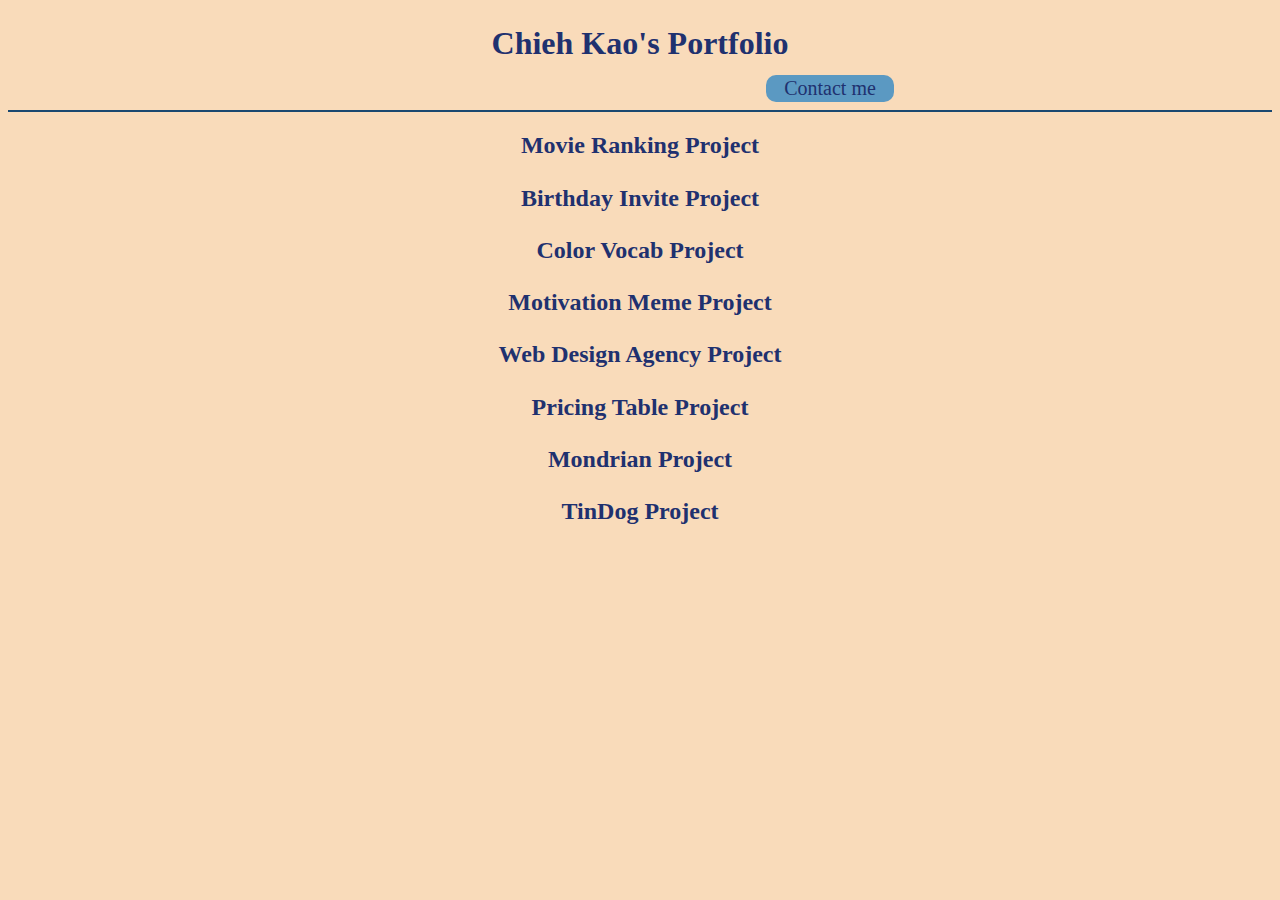
<file: index.html>
<!DOCTYPE HTML>
<html lang = "en">
<head>
    <meta charset = "UTF-8">
    <title>Chieh's Portfolio</title>
    <link rel="stylesheet" href="./style_index.css" />
</head>

<body>
    <h1>Chieh Kao's Portfolio</h1>
    <div id = "info">
        <!-- <h3><a href = "./public/about.html">About me</a></h3> -->
        <div class = "contact"><h3><a href = "./public/contact.html">Contact me</a></h3></div>
    </div>
    
    <hr />
    <div id = "projects">
        <div class = "movie"><h2><a href = "./public/movie-ranking.html">Movie Ranking Project</a></h2></div>
        <!-- <img src = "./assets/images/movie-ranking.png" height = "200"
        alt = "Movie ranking project"/> -->

        <div class = "birthday"><h2><a href = "./public/birthday-invite.html">Birthday Invite Project</a></h2></div>
        <!-- <img src = "./assets/images/birthday-invite.png" height = "200"
        alt = "Birthday invite project"/> -->

        <div class = "color"><h2><a href = "./public/color-vocab.html">Color Vocab Project</a></h2></div>

        <div class = "meme"><h2><a href = "./public/motivation-meme.html">Motivation Meme Project</a></h2></div>

        <div class = "web"><h2><a href = "./public/web-design-agency.html">Web Design Agency Project</a></h2></div>

        <div class = "pricing-table"><h2><a href = "./public/pricing-table.html">Pricing Table Project</a></h2></div>

        <div class = "mondrian"><h2><a href = "./public/mondrian.html">Mondrian Project</a></h2></div>

        <div class = "tindog"><h2><a href = "./public/tindog.html">TinDog Project</a></h2></div>
    </div>

</body>
</html>
</file>
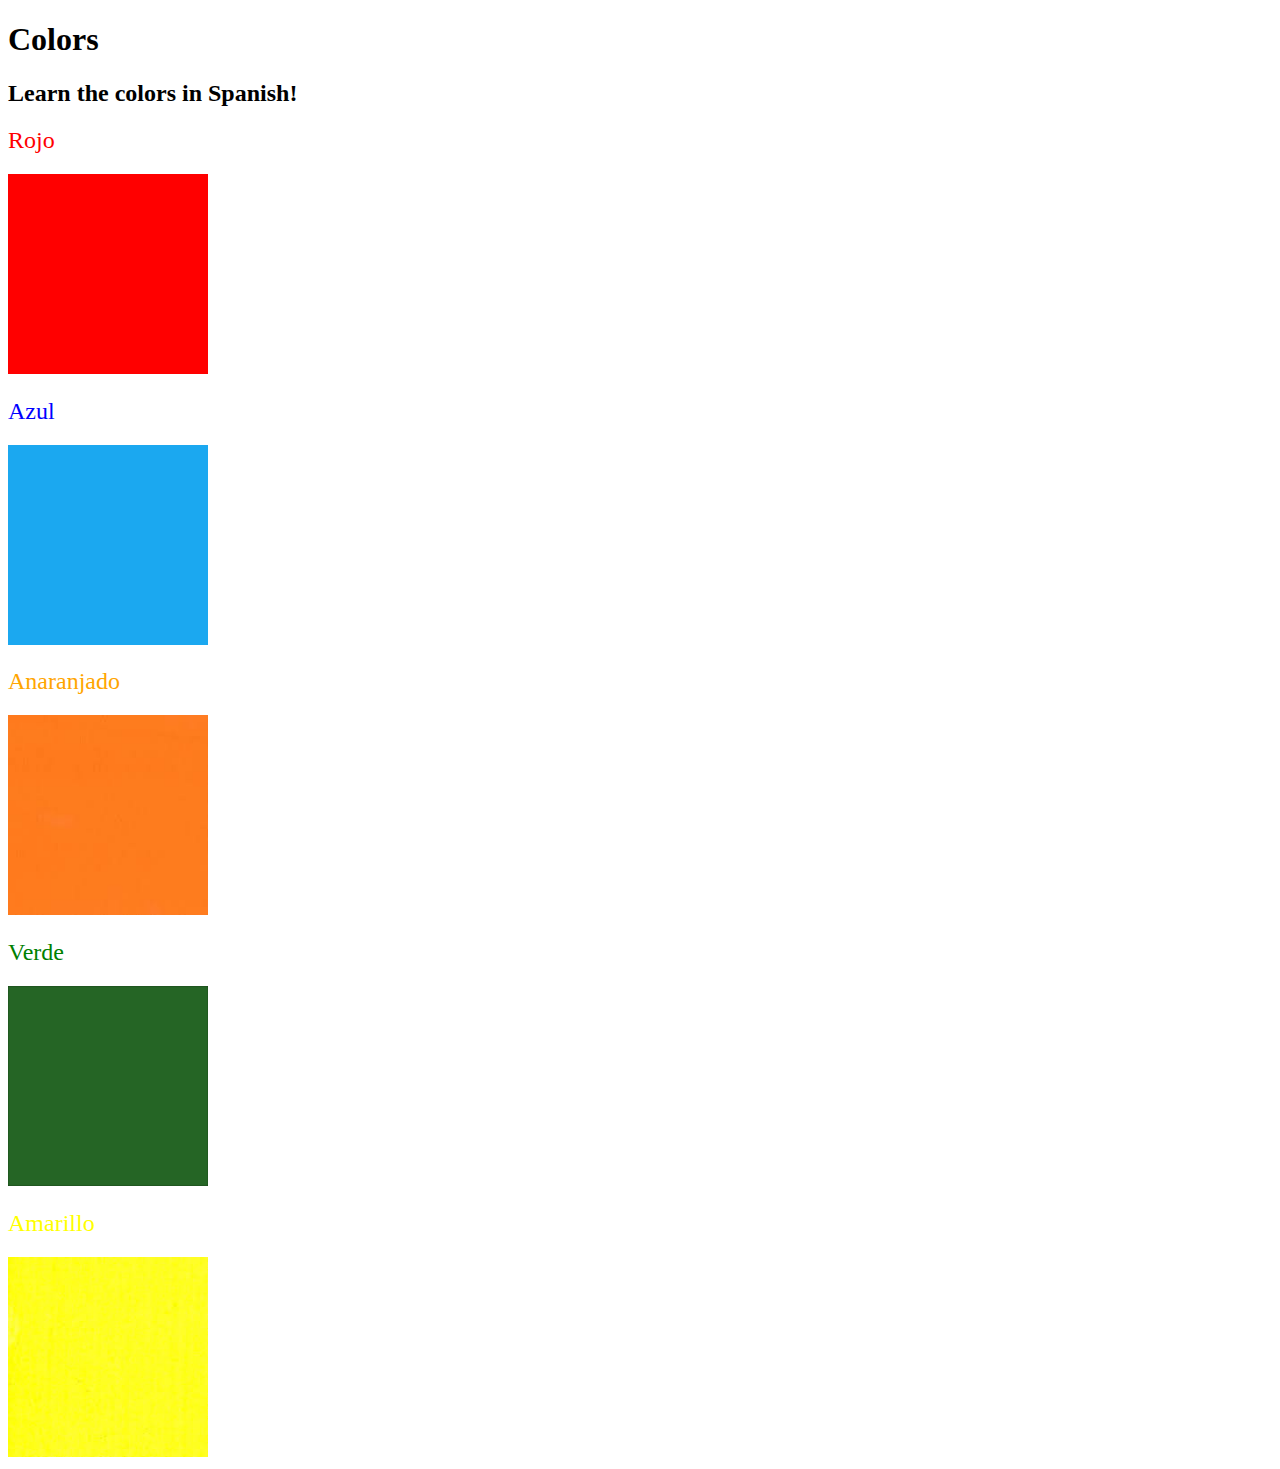
<file: public/color-vocab.html>
<!DOCTYPE html>
<html lang="en">
  <head>
    <meta charset="UTF-8" />
    <title>Spanish Vocabulary</title>
    <link rel="stylesheet" href="./style_color-vocab.css" />
  </head>

  <body>
    <h1>Colors</h1>
    <h2>Learn the colors in Spanish!</h2>
    <h2 class="color-title" id="red">Rojo</h2>
    <img src="../assets/images/red.png" alt="red" />

    <h2 class="color-title" id="blue">Azul</h2>
    <img src="../assets/images/blue.png" alt="blue" />

    <h2 class="color-title" id="orange">Anaranjado</h2>
    <img src="../assets/images/orange.png" alt="orange" />

    <h2 class="color-title" id="green">Verde</h2>
    <img src="../assets/images/green.png" alt="green" />

    <h2 class="color-title" id="yellow">Amarillo</h2>
    <img src="../assets/images/yellow.png" alt="yellow" />
  </body>
</html>
</file>
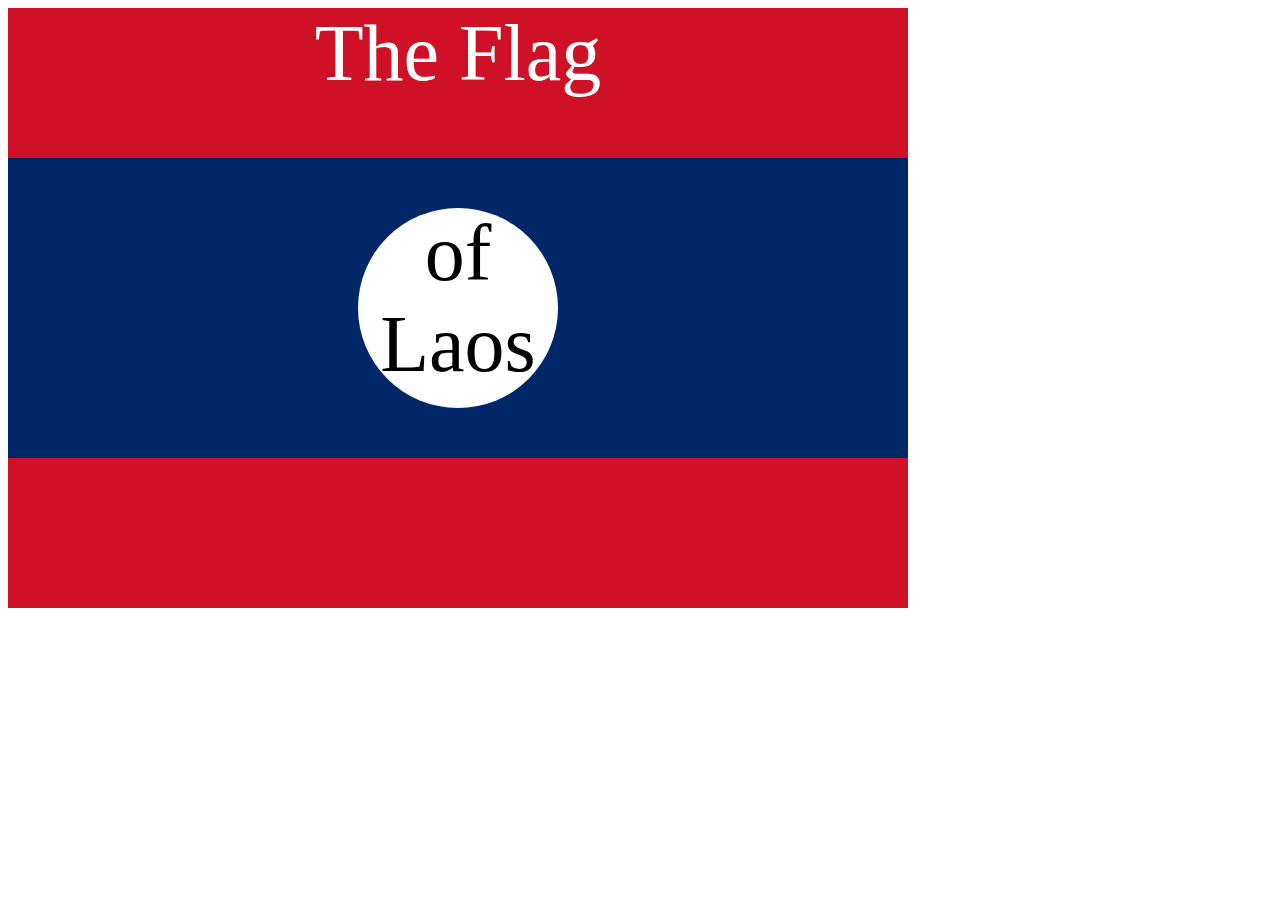
<file: public/CSS-flag.html>
<!DOCTYPE html>
<html lang="en">

<head>
  <meta charset="UTF-8">
  <title>CSS Flag Project</title>
  <style>
    /*red rec*/
    .flag {
      width: 900px;
      height: 600px;
      background-color: #ce1126;
      position: relative;
      color: white;
    }

    /*blue rec*/
    .flag > div {
      width: 900px;
      height: 300px;
      background-color: #002868;
      position: absolute;
      top: 25%
    }

    /*white cir*/
    .flag > div > div {
      width: 200px;
      height: 200px;
      background-color: white;
      border-radius: 50%;
      position: absolute;
      left: 350px;
      top: 50px;
      color: black;
    }
    
    p {
      text-align: center;
      font-size: 80px;
      margin: 0;
    }
  </style>
</head>

<body>
  <div class="flag">
    <p>The Flag</p>
    <div>
      <div>
        <p>of Laos</p>
      </div>
    </div>
  </div>
</body>

</html>
</file>
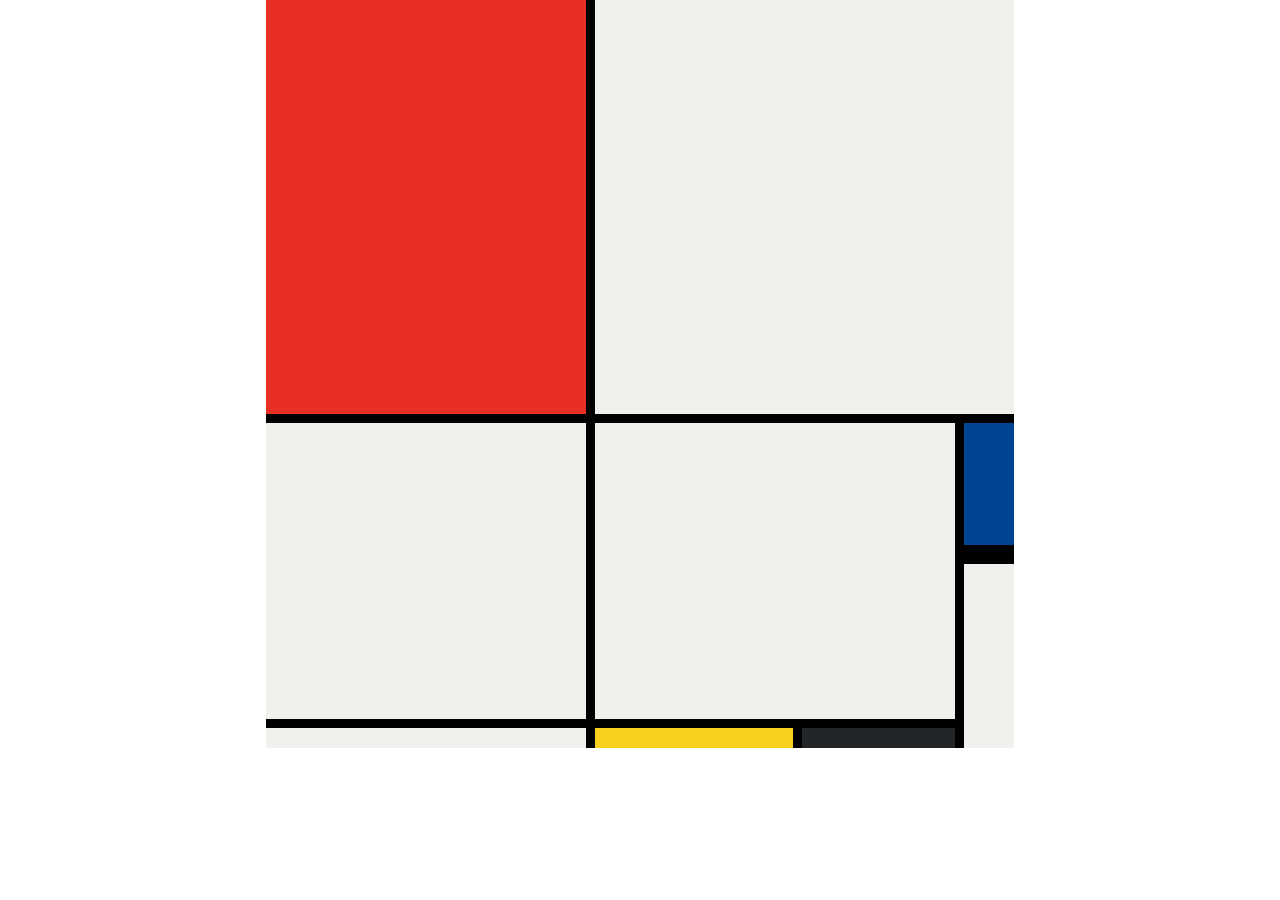
<file: public/mondrian.html>
<!DOCTYPE html>
<html lang="en">

<head>
  <meta charset="UTF-8">
  <meta name="viewport" content="width=device-width, initial-scale=1.0">
  <title>Mondrian Project</title>
  <style>
    body {
      display: flex;
      justify-content: center;
      align-items: center;
      margin: 0PX;
    }

    .container {
      display: grid;
      height: 748px;
      width: 748px;
      gap: 9px;
      grid-template-columns: 320px 198px 153px 50px;
      grid-template-rows: 414px 132px 155px 20px;
      background-color: #000;
    }

    .red {
      background-color: #E72F24;
      grid-area: 1 / 1 / 2 / 2 ;
    }

    .grey {
      background-color: #F0F1EC;
    }

    .grey.upright {
      grid-area: 1 / 2 / 2 / 5 ;
    }

    .grey.midleft {
      grid-area: 2 / 1 / 4 / 2 ;
    }

    .grey.midmid {
      grid-area: 2 / 2 / 4 / 4 ;
    }

    .grey.downleft {
      grid-area: 4 / 1 / 5 / 2 ;
    }

    .grey.crossright {
      grid-area: 3 / 4 / 5 / 5 ;
    }

    .blue.item {
      background-color: #004592;
      grid-area: 2 / 4 / 3 / 5 ;
      border-bottom: #000 10px solid;
    }

    .black {
      background-color: #232629;
    }

    .black.downmid {
      grid-area: 4 / 3 / 5 / 4 ;
    }

    .yellow {
      background-color: #F9D01E;
      grid-area: 4 / 2 / 5 / 3 ;
    }

  </style>
</head>

<body>
   <div class="container">
    <div class="item red upleft"></div>
    <div class="item grey upright"></div>
    <div class="item grey midleft"></div>
    <div class="item grey midmid"></div>
    <div class="item blue midright"></div>
    <div class="item grey downleft"></div>
    <div class="item yellow downmid"></div>
    <div class="item black downmid"></div>
    <div class="item grey crossright"></div>
   </div>
</body>

</html>
</file>
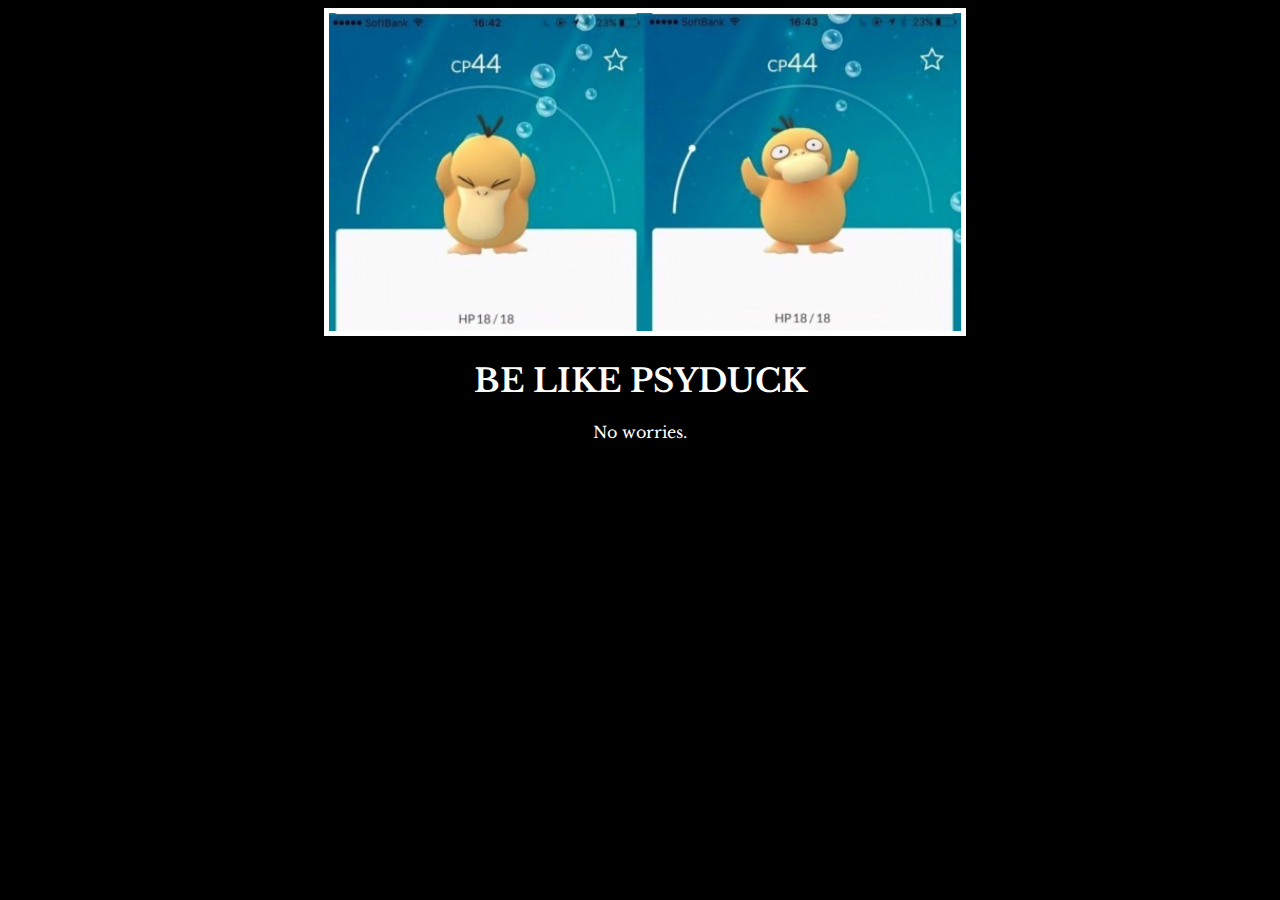
<file: public/motivation-meme.html>
<!doctype html>
<html lang="en">

<head>
  <meta charset="UTF-8">
  <title>Meme</title>
  <link 
  rel = "stylesheet"
  href = "./style_motivation-meme.css"
  />
  <link rel="preconnect" href="https://fonts.googleapis.com">
  <link rel="preconnect" href="https://fonts.gstatic.com" crossorigin>
  <link href="https://fonts.googleapis.com/css2?family=Libre+Baskerville:ital,wght@0,400;0,700;1,400&display=swap" rel="stylesheet">
</head>

<body>
<div>
  <img id = "pic" src = "../assets/images/psyduck_meme.png" alt = "Psyduck being happy."/>
  <h1 id = "main">Be like psyduck</h1>
  <p id = "sentence">No worries.</p>
</div>
</body>

</html>
</file>
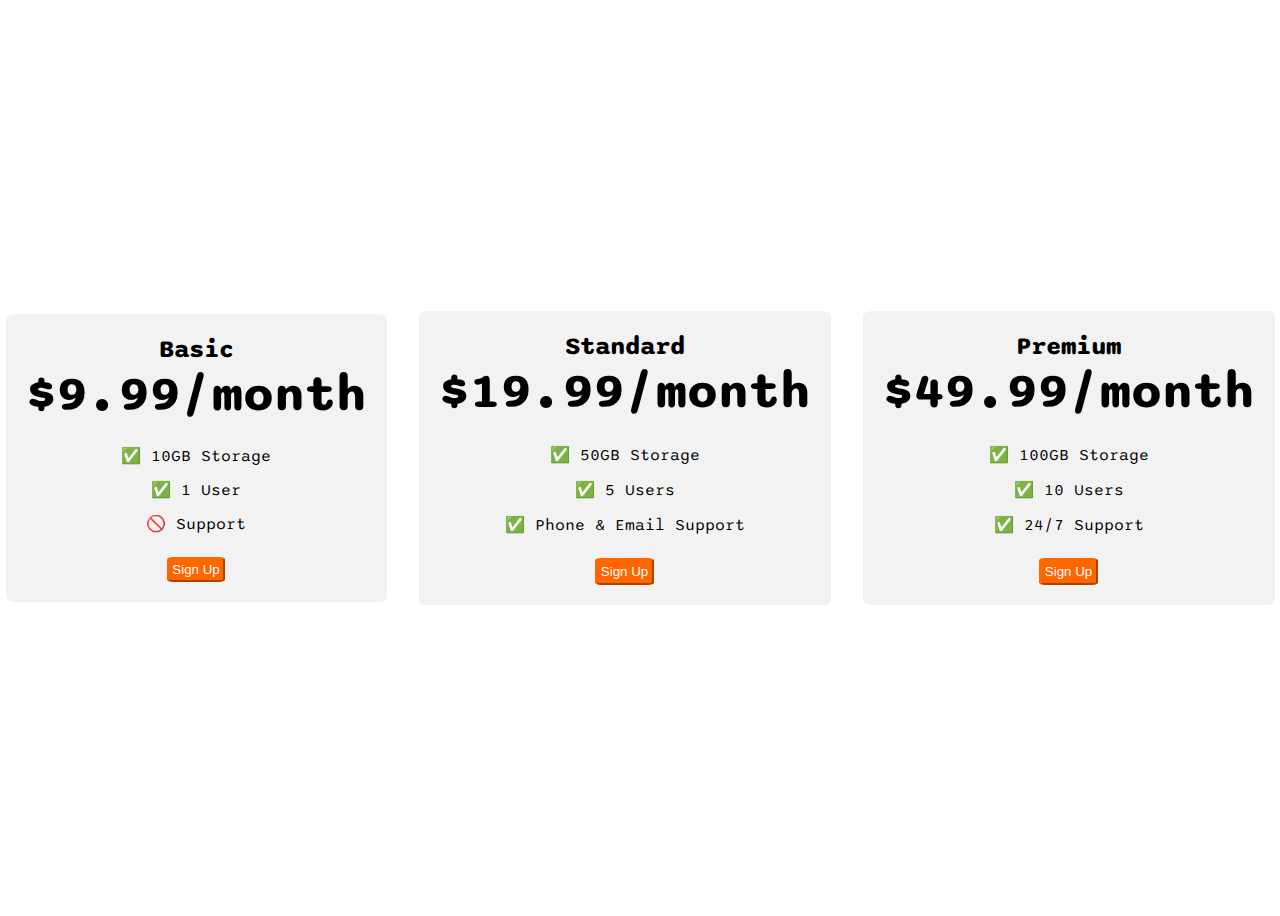
<file: public/pricing-table.html>
<!DOCTYPE html>
<html>
  <head>
    <title>Flexbox Pricing Table</title>
    <link rel="preconnect" href="https://fonts.googleapis.com" />
    <link rel="preconnect" href="https://fonts.gstatic.com" crossorigin />
    <link
      href="https://fonts.googleapis.com/css2?family=Sono:wght@400;700&display=swap"
      rel="stylesheet"
    />
    <style>
      body {
        font-family: "Sono", sans-serif;
      }

      .pricing-container {
        display: flex;
        gap: 2rem;
        justify-content: center;
        align-items: center;
        height: 100vh; /*An easy way to achieve centering!!!!*/
      }

      div {
        text-align: center;
        padding: 5%;
        padding: 0;
      }

      /*each level*/
      .pricing-plan {
        flex: 1;
        max-width: 400px;
        margin: 0;
        padding: 20px;
        background-color: #f2f2f2;
        border-radius: 2%;
      }

      /*ul*/
      li {
        padding: 2%;
      }

      .plan-title {
        font-weight: bold;
        font-size: 25px;
      }

      .plan-price {
        font-weight: bold;
        font-size: 50px;
      }

      .plan-features {
        list-style-type: none; /*remove bullet*/
        text-align: center;
        padding: 0px;
      }

      /*button*/
      .plan-button {
        padding: 1%;
        background-color: #ff6600;
        border-radius: 10%;
        border-color: #ff6600;
        color: white;
      }

      @media (max-width: 1250px) {
        .pricing-container {
          flex-direction: column;
          height: 100%;
        }
      }
    </style>
  </head>

  <body>
    <div class="pricing-container">
      <div class="pricing-plan">
        <div class="plan-title">Basic</div>
        <div class="plan-price">$9.99/month</div>
        <ul class="plan-features">
          <li>✅ 10GB Storage</li>
          <li>✅ 1 User</li>
          <li>🚫 Support</li>
        </ul>
        <button class="plan-button">Sign Up</button>
      </div>
      <div class="pricing-plan">
        <div class="plan-title">Standard</div>
        <div class="plan-price">$19.99/month</div>
        <ul class="plan-features">
          <li>✅ 50GB Storage</li>
          <li>✅ 5 Users</li>
          <li>✅ Phone &amp; Email Support</li>
        </ul>
        <button class="plan-button">Sign Up</button>
      </div>
      <div class="pricing-plan">
        <div class="plan-title">Premium</div>
        <div class="plan-price">$49.99/month</div>
        <ul class="plan-features">
          <li>✅ 100GB Storage</li>
          <li>✅ 10 Users</li>
          <li>✅ 24/7 Support</li>
        </ul>
        <button class="plan-button">Sign Up</button>
      </div>
    </div>
  </body>
</html>
</file>
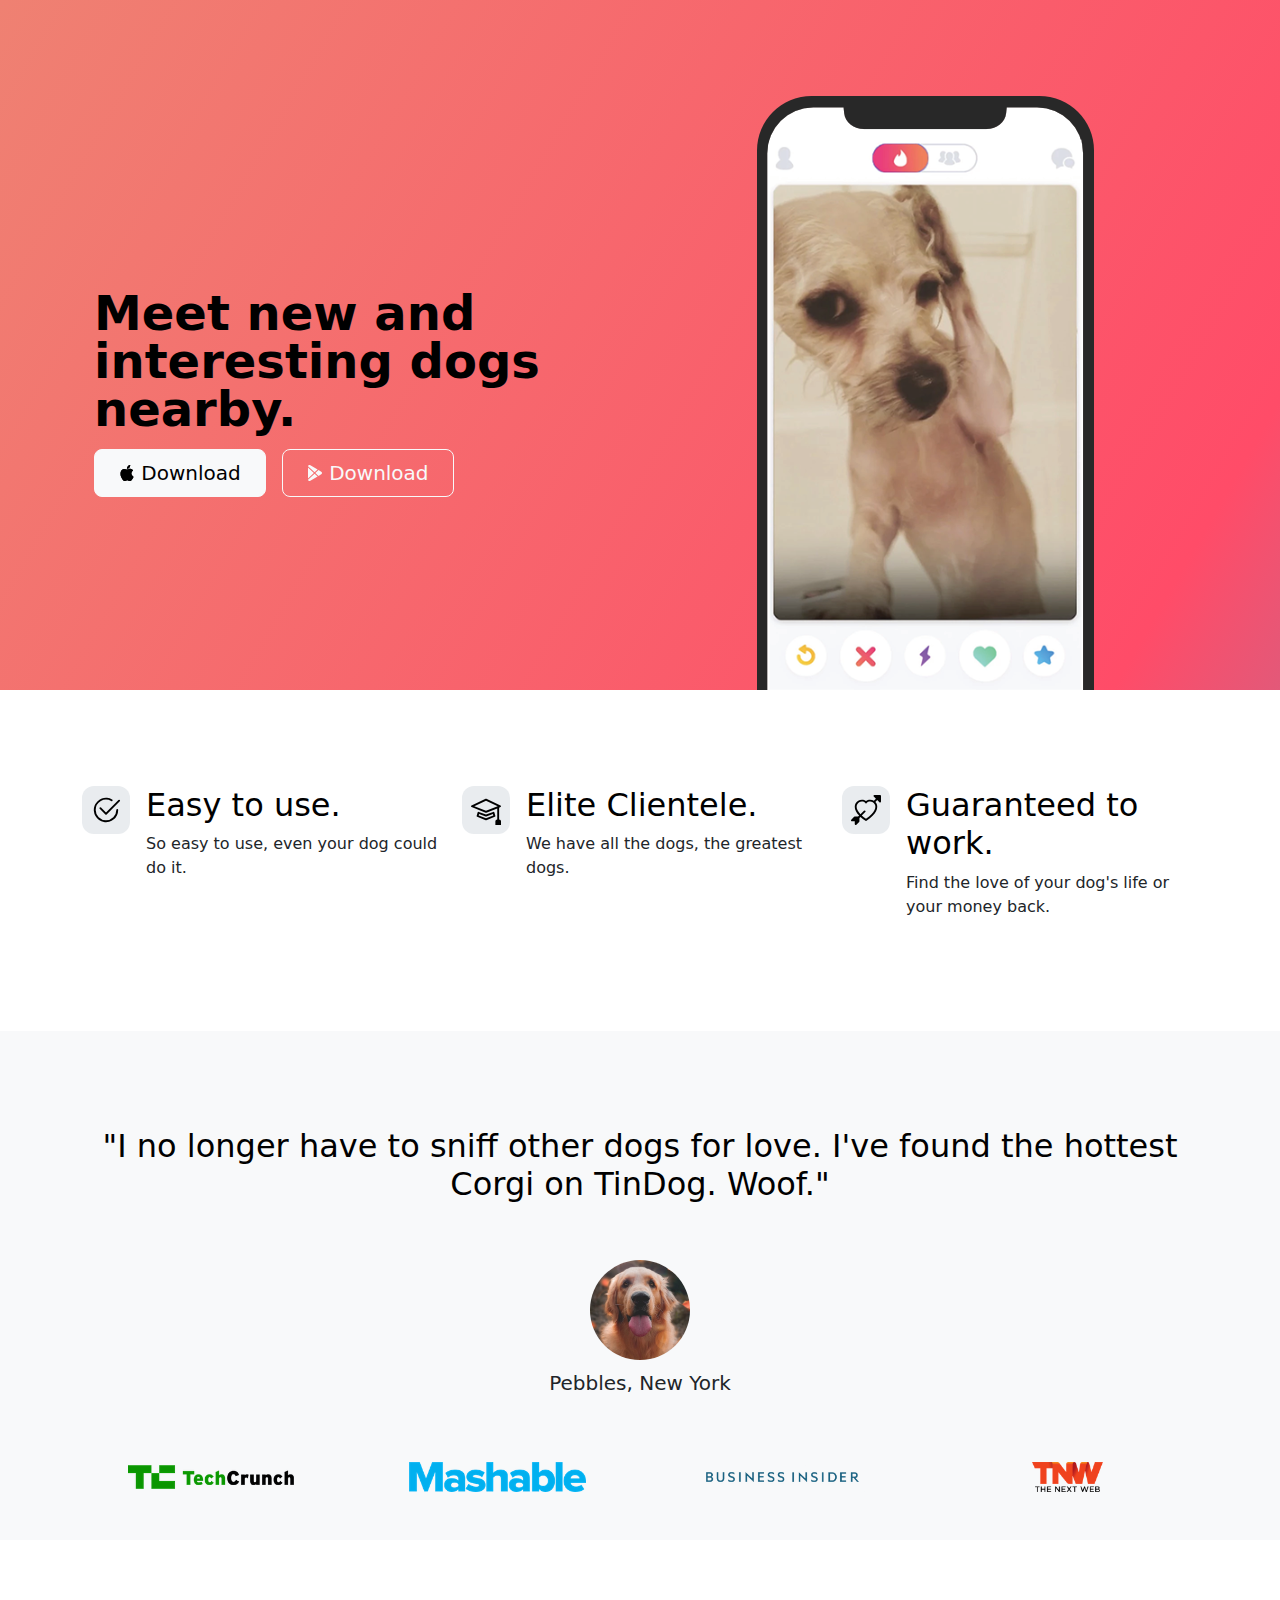
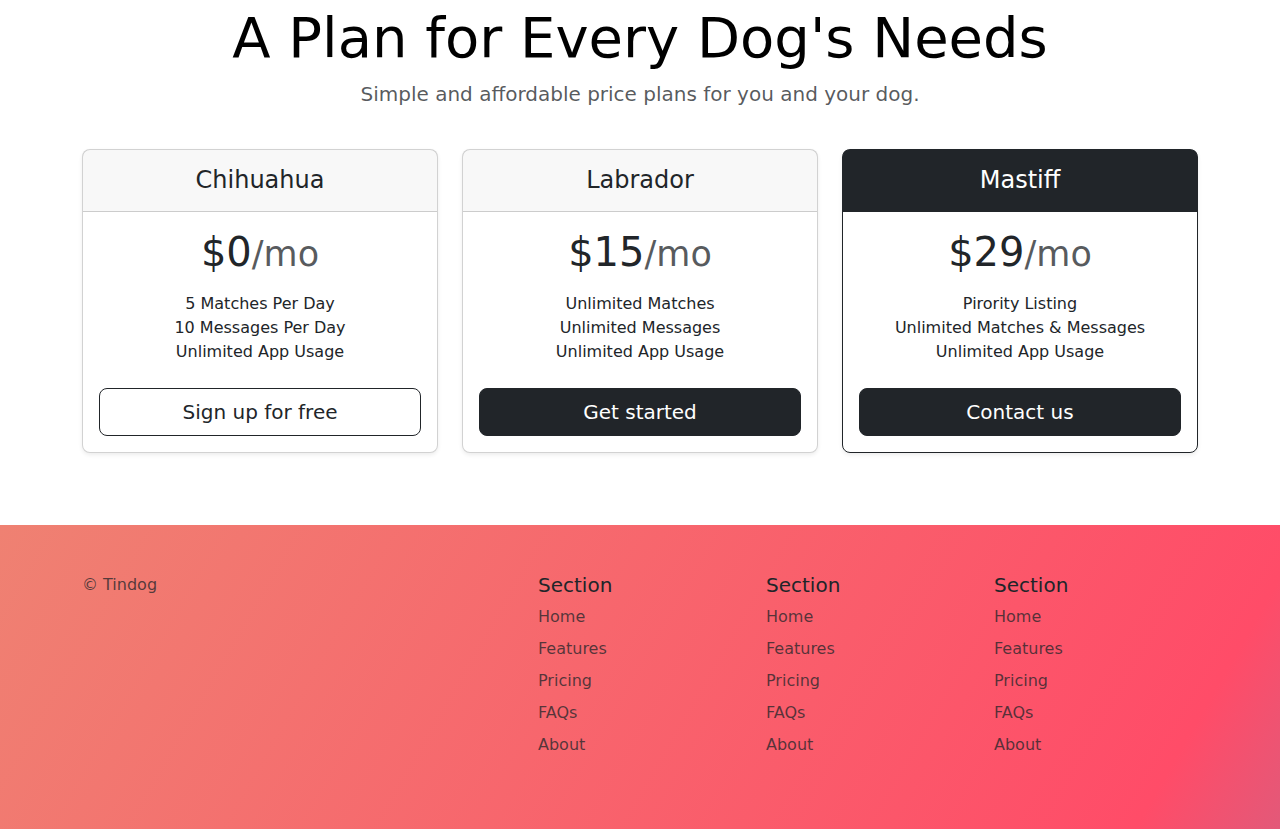
<file: public/tindog.html>
<!DOCTYPE html>
<html lang="en">

<head>
  <meta charset="UTF-8">
  <meta name="viewport" content="width=device-width, initial-scale=1.0">
  <title>TinDog</title>
  <link rel = "stylesheet" href = "./style_tindog.css"/>
  <link href="https://cdn.jsdelivr.net/npm/bootstrap@5.3.3/dist/css/bootstrap.min.css" rel="stylesheet" integrity="sha384-QWTKZyjpPEjISv5WaRU9OFeRpok6YctnYmDr5pNlyT2bRjXh0JMhjY6hW+ALEwIH" crossorigin="anonymous">

</head>

<body>

  <!-- Title -->
  <section id="title" class="gradient-background">
    <div class="container col-xxl-8 px-4 pt-5">
      <div class="row flex-lg-row-reverse align-items-center g-5 pt-5">
        <div class="col-10 col-sm-8 col-lg-6">
          <img src="../assets/images/tindog_iphone.png" class="d-block mx-lg-auto img-fluid" alt="Bootstrap Themes" loading="lazy">
        </div>
        <div class="col-lg-6">
          <h1 class="display-5 fw-bold text-body-emphasis lh-1 mb-3">Meet new and interesting dogs nearby.</h1>
          <div class="d-grid gap-2 d-md-flex justify-content-md-start">
            <button type="button" class="btn btn-light btn-lg px-4 me-md-2">
              <svg xmlns="http://www.w3.org/2000/svg" width="16" height="16" fill="currentColor"
                class="bi bi-apple mb-1" viewBox="0 0 16 16">
                <path
                  d="M11.182.008C11.148-.03 9.923.023 8.857 1.18c-1.066 1.156-.902 2.482-.878 2.516.024.034 1.52.087 2.475-1.258.955-1.345.762-2.391.728-2.43Zm3.314 11.733c-.048-.096-2.325-1.234-2.113-3.422.212-2.189 1.675-2.789 1.698-2.854.023-.065-.597-.79-1.254-1.157a3.692 3.692 0 0 0-1.563-.434c-.108-.003-.483-.095-1.254.116-.508.139-1.653.589-1.968.607-.316.018-1.256-.522-2.267-.665-.647-.125-1.333.131-1.824.328-.49.196-1.422.754-2.074 2.237-.652 1.482-.311 3.83-.067 4.56.244.729.625 1.924 1.273 2.796.576.984 1.34 1.667 1.659 1.899.319.232 1.219.386 1.843.067.502-.308 1.408-.485 1.766-.472.357.013 1.061.154 1.782.539.571.197 1.111.115 1.652-.105.541-.221 1.324-1.059 2.238-2.758.347-.79.505-1.217.473-1.282Z" />
                  <path
                  d="M11.182.008C11.148-.03 9.923.023 8.857 1.18c-1.066 1.156-.902 2.482-.878 2.516.024.034 1.52.087 2.475-1.258.955-1.345.762-2.391.728-2.43Zm3.314 11.733c-.048-.096-2.325-1.234-2.113-3.422.212-2.189 1.675-2.789 1.698-2.854.023-.065-.597-.79-1.254-1.157a3.692 3.692 0 0 0-1.563-.434c-.108-.003-.483-.095-1.254.116-.508.139-1.653.589-1.968.607-.316.018-1.256-.522-2.267-.665-.647-.125-1.333.131-1.824.328-.49.196-1.422.754-2.074 2.237-.652 1.482-.311 3.83-.067 4.56.244.729.625 1.924 1.273 2.796.576.984 1.34 1.667 1.659 1.899.319.232 1.219.386 1.843.067.502-.308 1.408-.485 1.766-.472.357.013 1.061.154 1.782.539.571.197 1.111.115 1.652-.105.541-.221 1.324-1.059 2.238-2.758.347-.79.505-1.217.473-1.282Z" />
              </svg>
              Download
            </button>
            <button type="button" class="btn btn-outline-light btn-lg px-4">
              <svg xmlns="http://www.w3.org/2000/svg" width="16" height="16" fill="currentColor"
                class="bi bi-google-play mb-1" viewBox="0 0 16 16">
                <path
                  d="M14.222 9.374c1.037-.61 1.037-2.137 0-2.748L11.528 5.04 8.32 8l3.207 2.96 2.694-1.586Zm-3.595 2.116L7.583 8.68 1.03 14.73c.201 1.029 1.36 1.61 2.303 1.055l7.294-4.295ZM1 13.396V2.603L6.846 8 1 13.396ZM1.03 1.27l6.553 6.05 3.044-2.81L3.333.215C2.39-.341 1.231.24 1.03 1.27Z" />
              </svg>
              Download
            </button>
          </div>
        </div>
      </div>
    </div>
  </section>

  <!-- Features -->
  <section id="features">
    <div class="container mt-5">
      <div class="row g-4 py-5 row-cols-1 row-cols-lg-3">
        <div class="col d-flex align-items-start">
          <div class="icon-square text-body-emphasis bg-body-secondary d-inline-flex align-items-center justify-content-center fs-4 flex-shrink-0 me-3">
            <svg xmlns="http://www.w3.org/2000/svg" height="30" fill="currentColor" class="bi bi-check2-circle"
              viewBox="0 0 16 16">
              <path
                d="M2.5 8a5.5 5.5 0 0 1 8.25-4.764.5.5 0 0 0 .5-.866A6.5 6.5 0 1 0 14.5 8a.5.5 0 0 0-1 0 5.5 5.5 0 1 1-11 0z" />
              <path
                d="M15.354 3.354a.5.5 0 0 0-.708-.708L8 9.293 5.354 6.646a.5.5 0 1 0-.708.708l3 3a.5.5 0 0 0 .708 0l7-7z" />
            </svg>
          </div>
          <div>
            <h3 class="fs-2 text-body-emphasis">Easy to use.</h3>
            <p>So easy to use, even your dog could do it.</p>
          </div>
        </div>
        <div class="col d-flex align-items-start">
          <div class="icon-square text-body-emphasis bg-body-secondary d-inline-flex align-items-center justify-content-center fs-4 flex-shrink-0 me-3">
            <svg xmlns="http://www.w3.org/2000/svg" height="30" fill="currentColor" class="bi bi-mortarboard" viewBox="0 0 16 16">
              <path d="M8.211 2.047a.5.5 0 0 0-.422 0l-7.5 3.5a.5.5 0 0 0 .025.917l7.5 3a.5.5 0 0 0 .372 0L14 7.14V13a1 1 0 0 0-1 1v2h3v-2a1 1 0 0 0-1-1V6.739l.686-.275a.5.5 0 0 0 .025-.917l-7.5-3.5ZM8 8.46 1.758 5.965 8 3.052l6.242 2.913L8 8.46Z"/>
              <path d="M4.176 9.032a.5.5 0 0 0-.656.327l-.5 1.7a.5.5 0 0 0 .294.605l4.5 1.8a.5.5 0 0 0 .372 0l4.5-1.8a.5.5 0 0 0 .294-.605l-.5-1.7a.5.5 0 0 0-.656-.327L8 10.466 4.176 9.032Zm-.068 1.873.22-.748 3.496 1.311a.5.5 0 0 0 .352 0l3.496-1.311.22.748L8 12.46l-3.892-1.556Z"/>
            </svg>
          </div>
          <div>
            <h3 class="fs-2 text-body-emphasis">Elite Clientele.</h3>
            <p>We have all the dogs, the greatest dogs.</p>
          </div>
        </div>
        <div class="col d-flex align-items-start">
          <div class="icon-square text-body-emphasis bg-body-secondary d-inline-flex align-items-center justify-content-center fs-4 flex-shrink-0 me-3">
            <svg xmlns="http://www.w3.org/2000/svg" height="30" fill="currentColor" class="bi bi-arrow-through-heart" viewBox="0 0 16 16">
              <path fill-rule="evenodd"
                d="M2.854 15.854A.5.5 0 0 1 2 15.5V14H.5a.5.5 0 0 1-.354-.854l1.5-1.5A.5.5 0 0 1 2 11.5h1.793l.53-.53c-.771-.802-1.328-1.58-1.704-2.32-.798-1.575-.775-2.996-.213-4.092C3.426 2.565 6.18 1.809 8 3.233c1.25-.98 2.944-.928 4.212-.152L13.292 2 12.147.854A.5.5 0 0 1 12.5 0h3a.5.5 0 0 1 .5.5v3a.5.5 0 0 1-.854.354L14 2.707l-1.006 1.006c.236.248.44.531.6.845.562 1.096.585 2.517-.213 4.092-.793 1.563-2.395 3.288-5.105 5.08L8 13.912l-.276-.182a21.86 21.86 0 0 1-2.685-2.062l-.539.54V14a.5.5 0 0 1-.146.354l-1.5 1.5Zm2.893-4.894A20.419 20.419 0 0 0 8 12.71c2.456-1.666 3.827-3.207 4.489-4.512.679-1.34.607-2.42.215-3.185-.817-1.595-3.087-2.054-4.346-.761L8 4.62l-.358-.368c-1.259-1.293-3.53-.834-4.346.761-.392.766-.464 1.845.215 3.185.323.636.815 1.33 1.519 2.065l1.866-1.867a.5.5 0 1 1 .708.708L5.747 10.96Z" />
            </svg>
          </div>
          <div>
            <h3 class="fs-2 text-body-emphasis">Guaranteed to work.</h3>
            <p>Find the love of your dog's life or your money back.</p>
          </div>
        </div>
      </div>
    </div>
  </section>

  <!-- Testimonial -->
  <section id="testimonial" class="bg-light">
    <div class="my-5">
      <div class="p-5 text-center bg-body-tertiary">
        <div class="container py-5">
          <h2 class="text-body-emphasis">"I no longer have to sniff other dogs for love. I've found the hottest Corgi on TinDog. Woof."</h2>
          <img src="../assets/images/tindog_dog-img.jpg" class="profile-img mt-5">
          <p class="col-lg-8 mx-auto lead mt-2">
            Pebbles, New York
          </p>
        </div>
        <div class="container">
          <div class="row">
            <div class="col-lg-3 col-sm-12">
              <img src="../assets/images/tindog_techcrunch.png" height="30">
            </div>
            <div class="col-lg-3 col-sm-12">
              <img src="../assets/images/tindog_mashable.png" height="30">
            </div>
            <div class="col-lg-3 col-sm-12">
              <img src="../assets/images/tindog_bizinsider.png" height="30">
            </div>
            <div class="col-lg-3 col-sm-12">
              <img src="../assets/images/tindog_tnw.png" height="30">
            </div>
          </div>
        </div>
      </div>
    </div>

  </section>

  <!-- Pricing -->
  <section id="pricing">
    <div class="container">
      <div class="pricing-header p-3 pb-md-4 mx-auto text-center">
        <h2 class="display-4 fw-normal text-body-emphasis">A Plan for Every Dog's Needs</h2>
        <p class="fs-5 text-body-secondary">Simple and affordable price plans for you and your dog.</p>
      </div>
    </div>
    <div class="container">
      <div class="row row-cols-1 row-cols-md-3 mb-3 text-center">
        <div class="col">
          <div class="card mb-4 rounded-3 shadow-sm">
            <div class="card-header py-3">
              <h4 class="my-0 fw-normal">Chihuahua</h4>
            </div>
            <div class="card-body">
              <h1 class="card-title pricing-card-title">$0<small class="text-body-secondary fw-light">/mo</small></h1>
              <ul class="list-unstyled mt-3 mb-4">
                <li>5 Matches Per Day</li>
                <li>10 Messages Per Day</li>
                <li>Unlimited App Usage</li>
              </ul>
              <button type="button" class="w-100 btn btn-lg btn-outline-dark">Sign up for free</button>
            </div>
          </div>
        </div>
        <div class="col">
          <div class="card mb-4 rounded-3 shadow-sm">
            <div class="card-header py-3">
              <h4 class="my-0 fw-normal">Labrador</h4>
            </div>
            <div class="card-body">
              <h1 class="card-title pricing-card-title">$15<small class="text-body-secondary fw-light">/mo</small></h1>
              <ul class="list-unstyled mt-3 mb-4">
                <li>Unlimited Matches</li>
                <li>Unlimited Messages</li>
                <li>Unlimited App Usage</li>
              </ul>
              <button type="button" class="w-100 btn btn-lg btn-dark">Get started</button>
            </div>
          </div>
        </div>
        <div class="col">
          <div class="card mb-4 rounded-3 shadow-sm border-dark">
            <div class="card-header py-3 text-bg-dark border-dark">
              <h4 class="my-0 fw-normal">Mastiff</h4>
            </div>
            <div class="card-body">
              <h1 class="card-title pricing-card-title">$29<small class="text-body-secondary fw-light">/mo</small></h1>
              <ul class="list-unstyled mt-3 mb-4">
                <li>Pirority Listing</li>
                <li>Unlimited Matches & Messages</li>
                <li>Unlimited App Usage</li>
              </ul>
              <button type="button" class="w-100 btn btn-lg btn-dark">Contact us</button>
            </div>
          </div>
        </div>
      </div>
    </div>
  </section>

  <!-- Footer -->
  <section id="footer" class="gradient-background">
    <div class="container">
      <footer class="row row-cols-1 row-cols-sm-2 row-cols-md-5 py-5 mt-5">
        <div class="col mb-3">
          <p class="text-body-secondary">© Tindog</p>
        </div>
    
        <div class="col mb-3">
    
        </div>
    
        <div class="col mb-3">
          <h5>Section</h5>
          <ul class="nav flex-column">
            <li class="nav-item mb-2"><a href="#" class="nav-link p-0 text-body-secondary">Home</a></li>
            <li class="nav-item mb-2"><a href="#" class="nav-link p-0 text-body-secondary">Features</a></li>
            <li class="nav-item mb-2"><a href="#" class="nav-link p-0 text-body-secondary">Pricing</a></li>
            <li class="nav-item mb-2"><a href="#" class="nav-link p-0 text-body-secondary">FAQs</a></li>
            <li class="nav-item mb-2"><a href="#" class="nav-link p-0 text-body-secondary">About</a></li>
          </ul>
        </div>
    
        <div class="col mb-3">
          <h5>Section</h5>
          <ul class="nav flex-column">
            <li class="nav-item mb-2"><a href="#" class="nav-link p-0 text-body-secondary">Home</a></li>
            <li class="nav-item mb-2"><a href="#" class="nav-link p-0 text-body-secondary">Features</a></li>
            <li class="nav-item mb-2"><a href="#" class="nav-link p-0 text-body-secondary">Pricing</a></li>
            <li class="nav-item mb-2"><a href="#" class="nav-link p-0 text-body-secondary">FAQs</a></li>
            <li class="nav-item mb-2"><a href="#" class="nav-link p-0 text-body-secondary">About</a></li>
          </ul>
        </div>
    
        <div class="col mb-3">
          <h5>Section</h5>
          <ul class="nav flex-column">
            <li class="nav-item mb-2"><a href="#" class="nav-link p-0 text-body-secondary">Home</a></li>
            <li class="nav-item mb-2"><a href="#" class="nav-link p-0 text-body-secondary">Features</a></li>
            <li class="nav-item mb-2"><a href="#" class="nav-link p-0 text-body-secondary">Pricing</a></li>
            <li class="nav-item mb-2"><a href="#" class="nav-link p-0 text-body-secondary">FAQs</a></li>
            <li class="nav-item mb-2"><a href="#" class="nav-link p-0 text-body-secondary">About</a></li>
          </ul>
        </div>
      </footer>
    </div>
  </section>

  <script src="https://cdn.jsdelivr.net/npm/bootstrap@5.3.3/dist/js/bootstrap.bundle.min.js" integrity="sha384-YvpcrYf0tY3lHB60NNkmXc5s9fDVZLESaAA55NDzOxhy9GkcIdslK1eN7N6jIeHz" crossorigin="anonymous"></script>

</body>

</html>
</file>
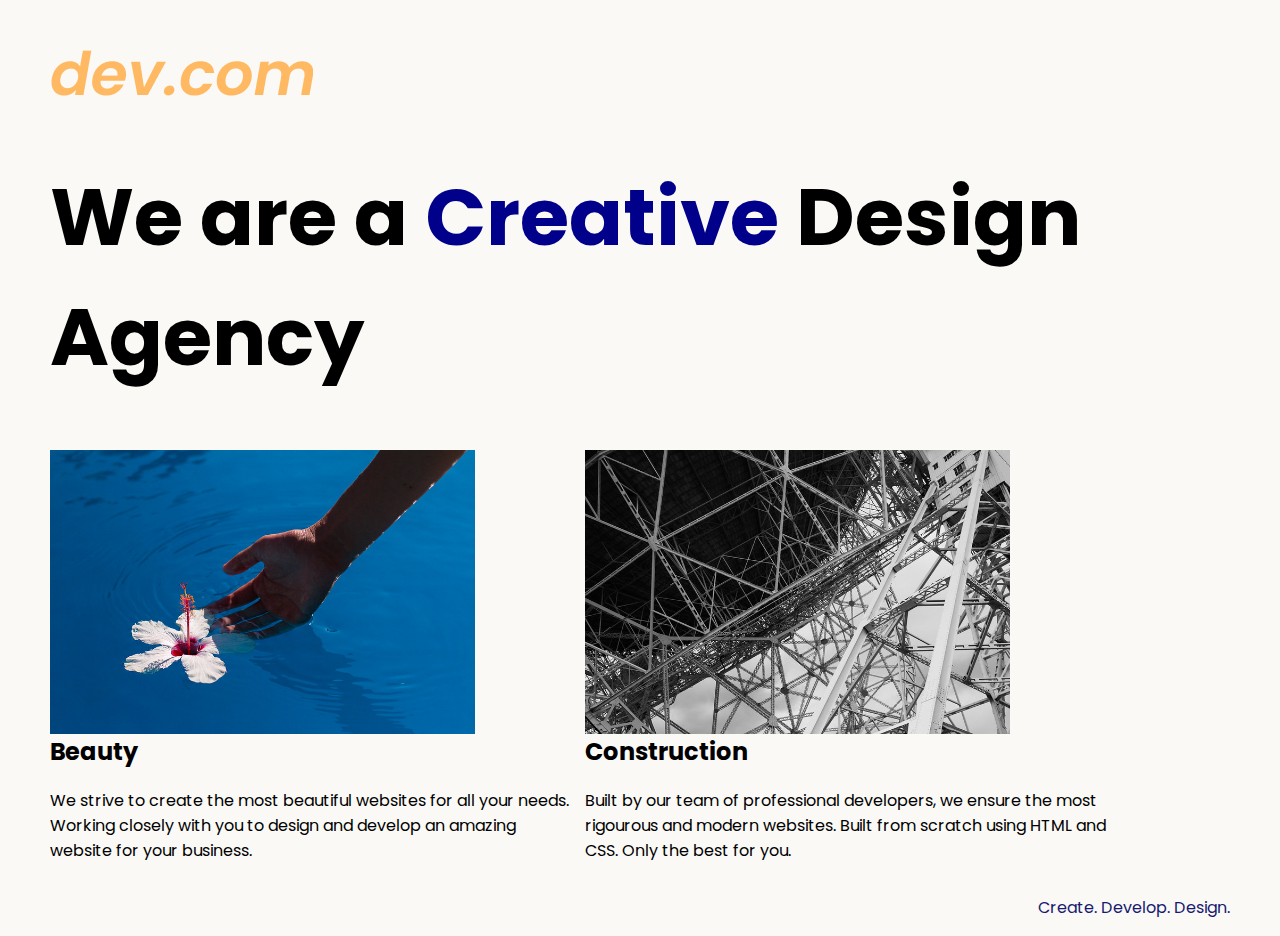
<file: public/web-design-agency.html>
<!DOCTYPE html>
<html lang="en">

<head>
  <meta charset="UTF-8">
  <meta name="viewport" content="width=device-width, initial-scale=1.0">
  <title>Agency</title>
  <link rel="stylesheet" href="./style_web-design-agency.css">
  <link rel="preconnect" href="https://fonts.googleapis.com">
  <link rel="preconnect" href="https://fonts.gstatic.com" crossorigin>
  <link href="https://fonts.googleapis.com/css2?family=Poppins:wght@400;700&display=swap" rel="stylesheet">
</head>

<body>
  <div class="main">
    <img class="logo" src="../assets/images/logo.png" alt="logo">
    <h1>We are a <span>Creative</span> Design Agency</h1>
    <div class="left card"><img class="tile-image" src="../assets/images/beautiful.jpg" alt="hand and flower in water">
      <h2 class="card-title">Beauty</h2>
      <p class="card-text">We strive to create the most beautiful websites for all your needs. Working closely with you
        to
        design and
        develop an amazing website for your business.</p>
    </div>

    <div class="right card"><img class="tile-image" src="../assets/images/construction.jpg" alt="metal structure">
      <h2 class="card-title">Construction</h2>
      <p>Built by our team of professional developers, we ensure the most rigourous and modern websites. Built from
        scratch using HTML and CSS. Only the best for you.</p>
    </div>

  </div>
  <footer>
    <p>Create. Develop. Design.</p>
  </footer>
</body>

</html>
</file>
<file: style_index.css>
body{
    background-color: #F9DBBA;
}

a{
    color: #1F316F;
    text-decoration: none;
}

hr{
    border: 1px solid #1A4870;
}

h1{
    text-align: center;
    margin: 2% 10% 1% 10%;
    color: #1F316F;
}

h2{
    /*background-color: #5B99C2;*/
    padding: 1%;
    text-align: center;
    margin: 0% 20%;
    font-weight: 600;
    border-radius: 10px;
}

h3{
    background-color: #5B99C2;
    padding: 2%;
    text-align: center;
    margin: 5% 0%;
    font-weight: 200;
    border-radius: 10px;
    font-size: 125%;
    width: 130%;
}

#info {
    margin-left: 60%;
    width: 95px;
}

@media (max-width: 680px) {
    #info {
        width: 15%;
    }
}

/*#projects > div {
    display: inline-block;
    width: 20%;
    margin: 2%;
}*/
</file>
<file: public/style_color-vocab.css>
#red{
    color:red
}

#blue{
    color:blue
}

#orange{
    color:orange
}

#green{
    color:green
}

#yellow{
    color:yellow
}

.color-title{
    font-weight: normal
}

img{
    height: 200px;
    width: 200px;
}
</file>
<file: public/style_motivation-meme.css>
*{
  background-color: black;
}

div{
  width: 50%;
  margin-left: 25%;
  font-family: "Libre Baskerville", serif;
  font-weight: 400;
  font-style: normal;
  color: white;
  text-align: center;
}

#pic{
  border: 5px solid white;
  width: 100%;
}

#main{
  background-color: black;
  text-transform: uppercase;
}
</file>
<file: public/style_tindog.css>
.gradient-background {
  background: linear-gradient(300deg, #00bfff, #ff4c68, #ef8172);
  background-size: 180% 180%;
  animation: gradient-animation 18s ease infinite;
}

@keyframes gradient-animation {
  0% {
    background-position: 0% 50%;
  }
  50% {
    background-position: 100% 50%;
  }
  100% {
    background-position: 0% 50%;
  }
}

.icon-square {
  width: 3rem;
  height: 3rem;
  border-radius: 0.75rem;
}

.profile-img {
  height: 100px;
  border-radius: 50%;
}
</file>
<file: public/style_web-design-agency.css>
body {
  font-family: "Poppins", sans-serif;
  margin: 50px 50px 0 50px;
  background-color: #faf9f6;
  display: flex;
  flex-direction: column;
  min-height: 95vh;
}
.main {
  flex: 1;
}

h1 {
  font-size: 5rem;
}

@media (max-width: 730px) and (min-width: 551px) {
  h1 {
    font-size: 4rem;
    text-align: center;
  }

  .logo {
    width:200px;
  }
}

@media (max-width: 550px) {
  h1 {
    font-size: 3.5rem;
    text-align: center;
  }

  .logo {
    width:170px;
  }
}

footer {
  text-align: right;
  color: midnightblue;
}

span {
  color: darkblue
}

.card {
  display: inline-block;
  width: 45%;
}

.left {
  display: left;
}

.right {
  display: right;
}

@media (max-width: 800px) {
  .card {
    width: 100%;
    text-align: justify;
  }
}

.tile-image {
  float: left;
  margin-right: 50px;
  width: 80%;
  object-fit: cover;
}
</file>
